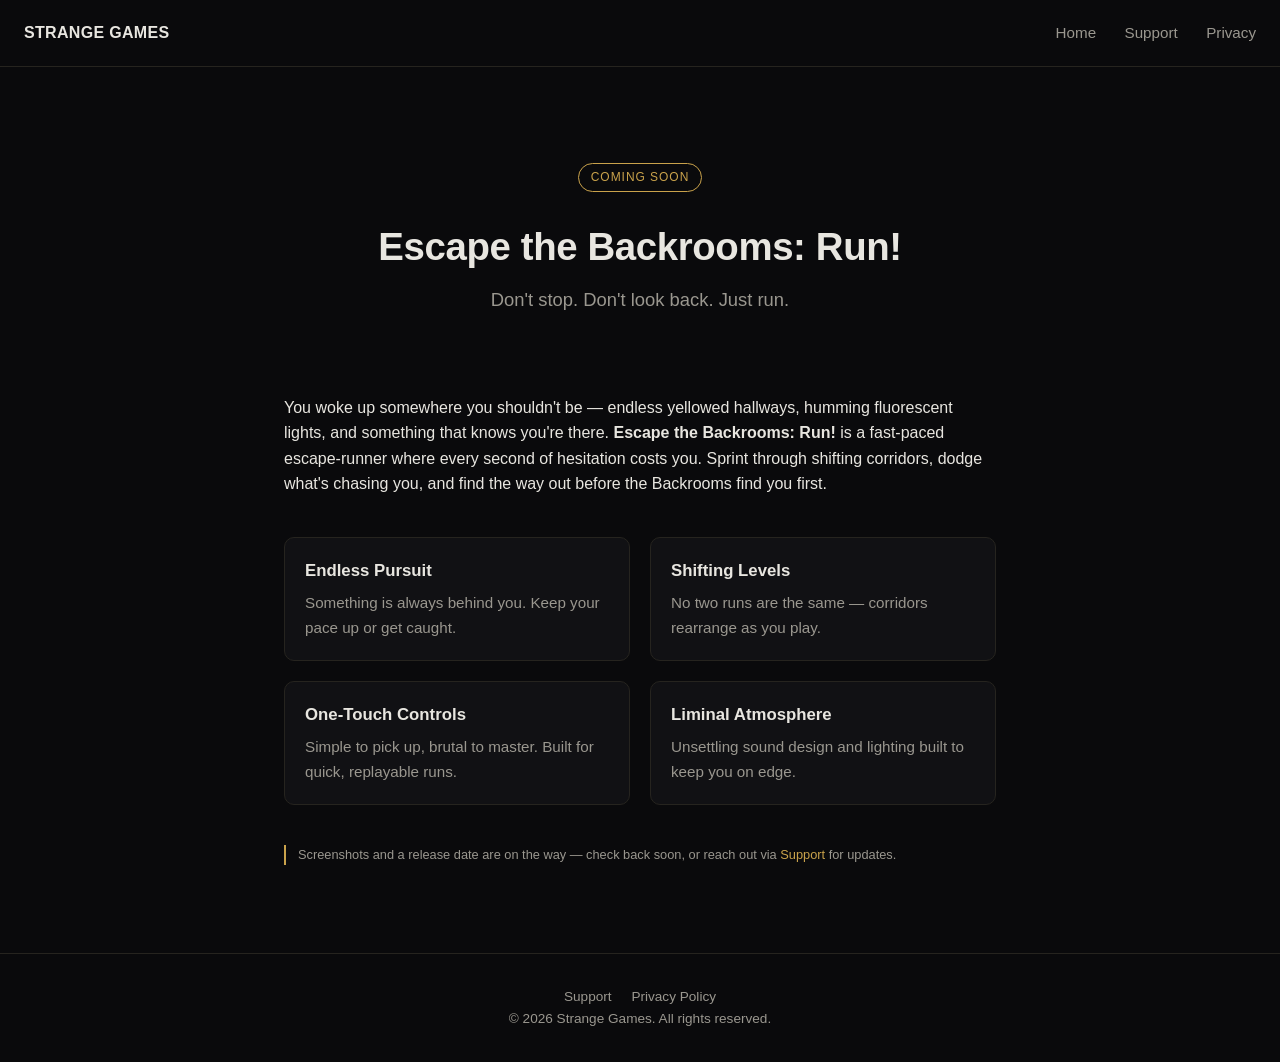
<file: index.html>
<!DOCTYPE html>
<html lang="en">
<head>
  <meta charset="UTF-8">
  <meta name="viewport" content="width=device-width, initial-scale=1.0">
  <title>Escape the Backrooms: Run! — Strange Games</title>
  <meta name="description" content="Escape the Backrooms: Run! — a fast, tense escape-runner from Strange Games. Keep moving, or get lost forever.">
  <link rel="stylesheet" href="style.css">
</head>
<body>
  <header>
    <div class="brand">STRANGE GAMES</div>
    <nav>
      <a href="index.html">Home</a>
      <a href="support.html">Support</a>
      <a href="privacy.html">Privacy</a>
    </nav>
  </header>

  <main>
    <div class="hero">
      <div class="badge">Coming Soon</div>
      <h1>Escape the Backrooms: Run!</h1>
      <p class="tagline">Don't stop. Don't look back. Just run.</p>
    </div>

    <p>
      You woke up somewhere you shouldn't be — endless yellowed hallways, humming
      fluorescent lights, and something that knows you're there. <strong>Escape the
      Backrooms: Run!</strong> is a fast-paced escape-runner where every second of
      hesitation costs you. Sprint through shifting corridors, dodge what's chasing
      you, and find the way out before the Backrooms find you first.
    </p>

    <div class="features">
      <div class="feature">
        <h3>Endless Pursuit</h3>
        <p>Something is always behind you. Keep your pace up or get caught.</p>
      </div>
      <div class="feature">
        <h3>Shifting Levels</h3>
        <p>No two runs are the same — corridors rearrange as you play.</p>
      </div>
      <div class="feature">
        <h3>One-Touch Controls</h3>
        <p>Simple to pick up, brutal to master. Built for quick, replayable runs.</p>
      </div>
      <div class="feature">
        <h3>Liminal Atmosphere</h3>
        <p>Unsettling sound design and lighting built to keep you on edge.</p>
      </div>
    </div>

    <p class="note">
      Screenshots and a release date are on the way — check back soon, or reach out via
      <a href="support.html">Support</a> for updates.
    </p>
  </main>

  <footer>
    <div>
      <a href="support.html">Support</a>
      <a href="privacy.html">Privacy Policy</a>
    </div>
    <div>&copy; 2026 Strange Games. All rights reserved.</div>
  </footer>
</body>
</html>
</file>
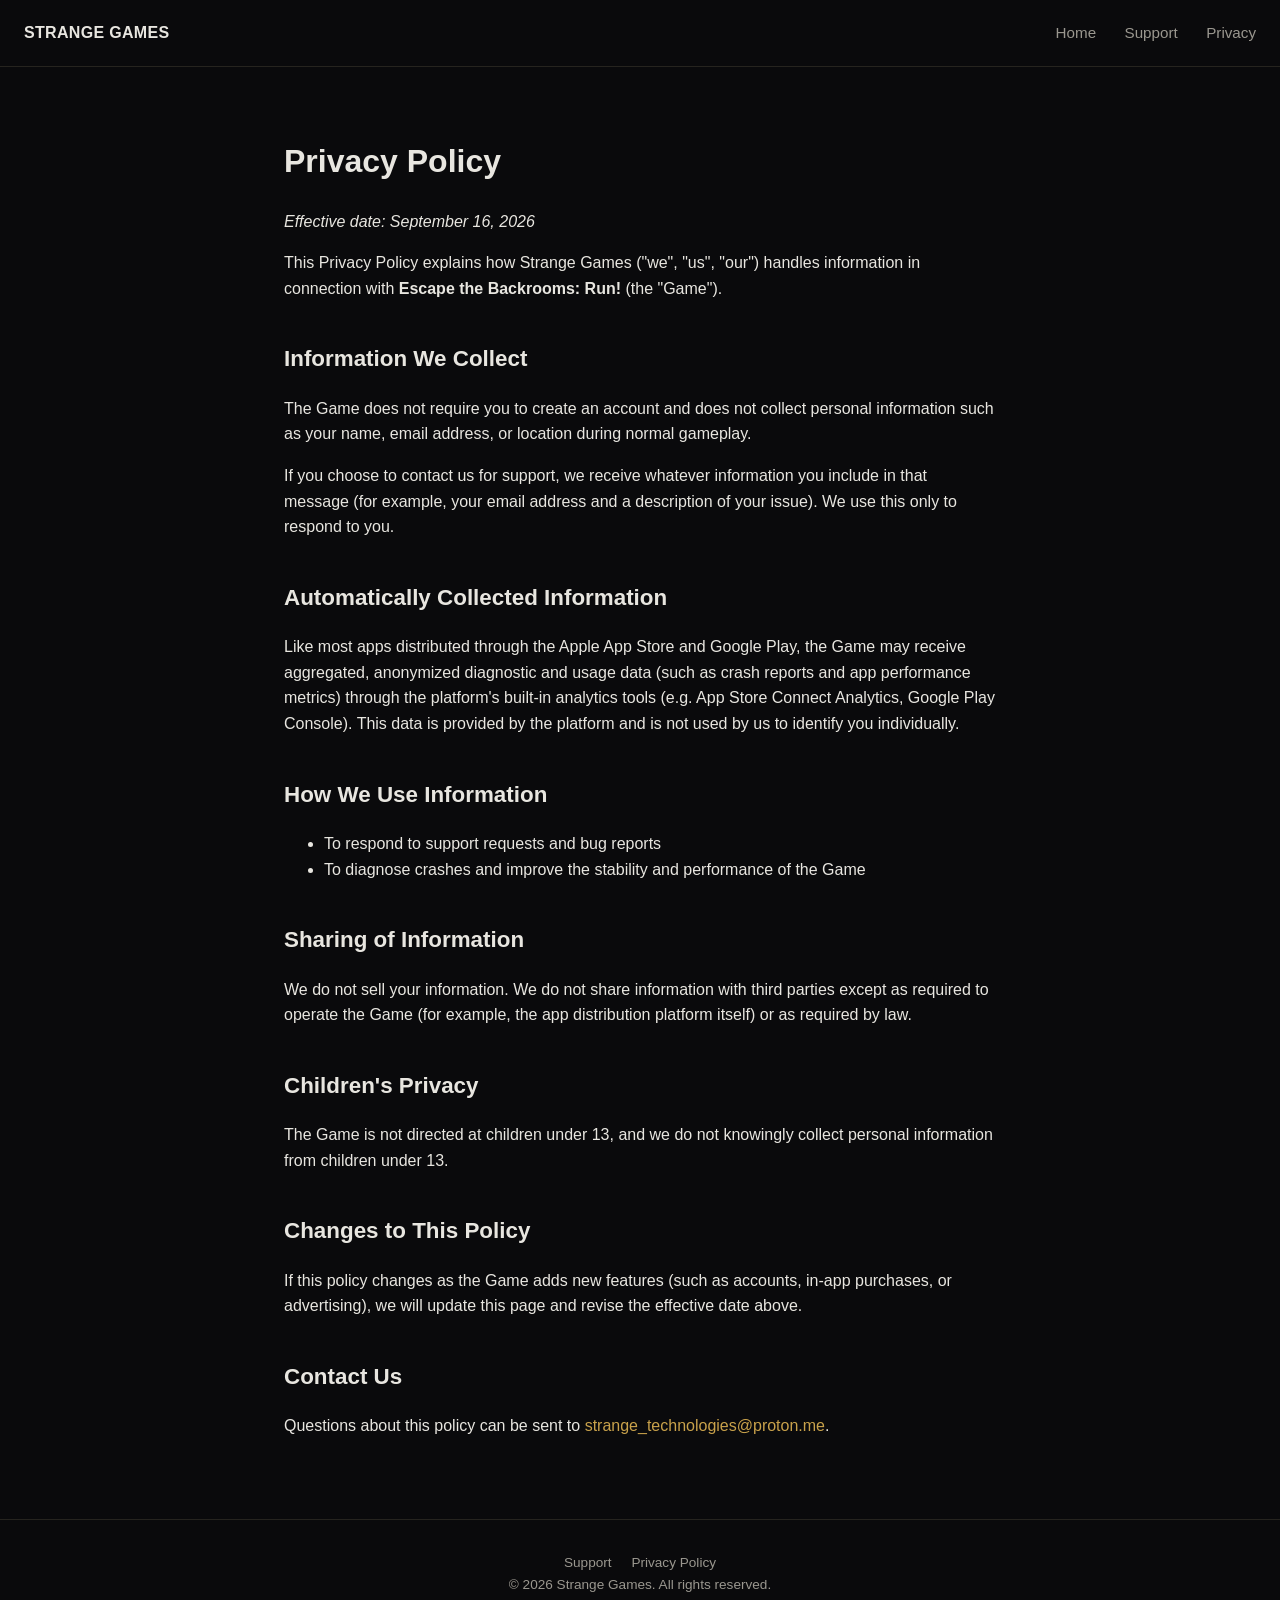
<file: privacy.html>
<!DOCTYPE html>
<html lang="en">
<head>
  <meta charset="UTF-8">
  <meta name="viewport" content="width=device-width, initial-scale=1.0">
  <title>Privacy Policy — Escape the Backrooms: Run! — Strange Games</title>
  <link rel="stylesheet" href="style.css">
</head>
<body>
  <header>
    <div class="brand">STRANGE GAMES</div>
    <nav>
      <a href="index.html">Home</a>
      <a href="support.html">Support</a>
      <a href="privacy.html">Privacy</a>
    </nav>
  </header>

  <main>
    <h1>Privacy Policy</h1>
    <p><em>Effective date: September 16, 2026</em></p>

    <p>This Privacy Policy explains how Strange Games ("we", "us", "our") handles
      information in connection with <strong>Escape the Backrooms: Run!</strong>
      (the "Game").</p>

    <h2>Information We Collect</h2>
    <p>The Game does not require you to create an account and does not collect
      personal information such as your name, email address, or location during
      normal gameplay.</p>
    <p>If you choose to contact us for support, we receive whatever information you
      include in that message (for example, your email address and a description of
      your issue). We use this only to respond to you.</p>

    <h2>Automatically Collected Information</h2>
    <p>Like most apps distributed through the Apple App Store and Google Play, the
      Game may receive aggregated, anonymized diagnostic and usage data (such as
      crash reports and app performance metrics) through the platform's built-in
      analytics tools (e.g. App Store Connect Analytics, Google Play Console). This
      data is provided by the platform and is not used by us to identify you
      individually.</p>

    <h2>How We Use Information</h2>
    <ul>
      <li>To respond to support requests and bug reports</li>
      <li>To diagnose crashes and improve the stability and performance of the Game</li>
    </ul>

    <h2>Sharing of Information</h2>
    <p>We do not sell your information. We do not share information with third
      parties except as required to operate the Game (for example, the app
      distribution platform itself) or as required by law.</p>

    <h2>Children's Privacy</h2>
    <p>The Game is not directed at children under 13, and we do not knowingly
      collect personal information from children under 13.</p>

    <h2>Changes to This Policy</h2>
    <p>If this policy changes as the Game adds new features (such as accounts,
      in-app purchases, or advertising), we will update this page and revise the
      effective date above.</p>

    <h2>Contact Us</h2>
    <p>Questions about this policy can be sent to
      <a href="mailto:strange_technologies@proton.me">strange_technologies@proton.me</a>.</p>
  </main>

  <footer>
    <div>
      <a href="support.html">Support</a>
      <a href="privacy.html">Privacy Policy</a>
    </div>
    <div>&copy; 2026 Strange Games. All rights reserved.</div>
  </footer>
</body>
</html>
</file>
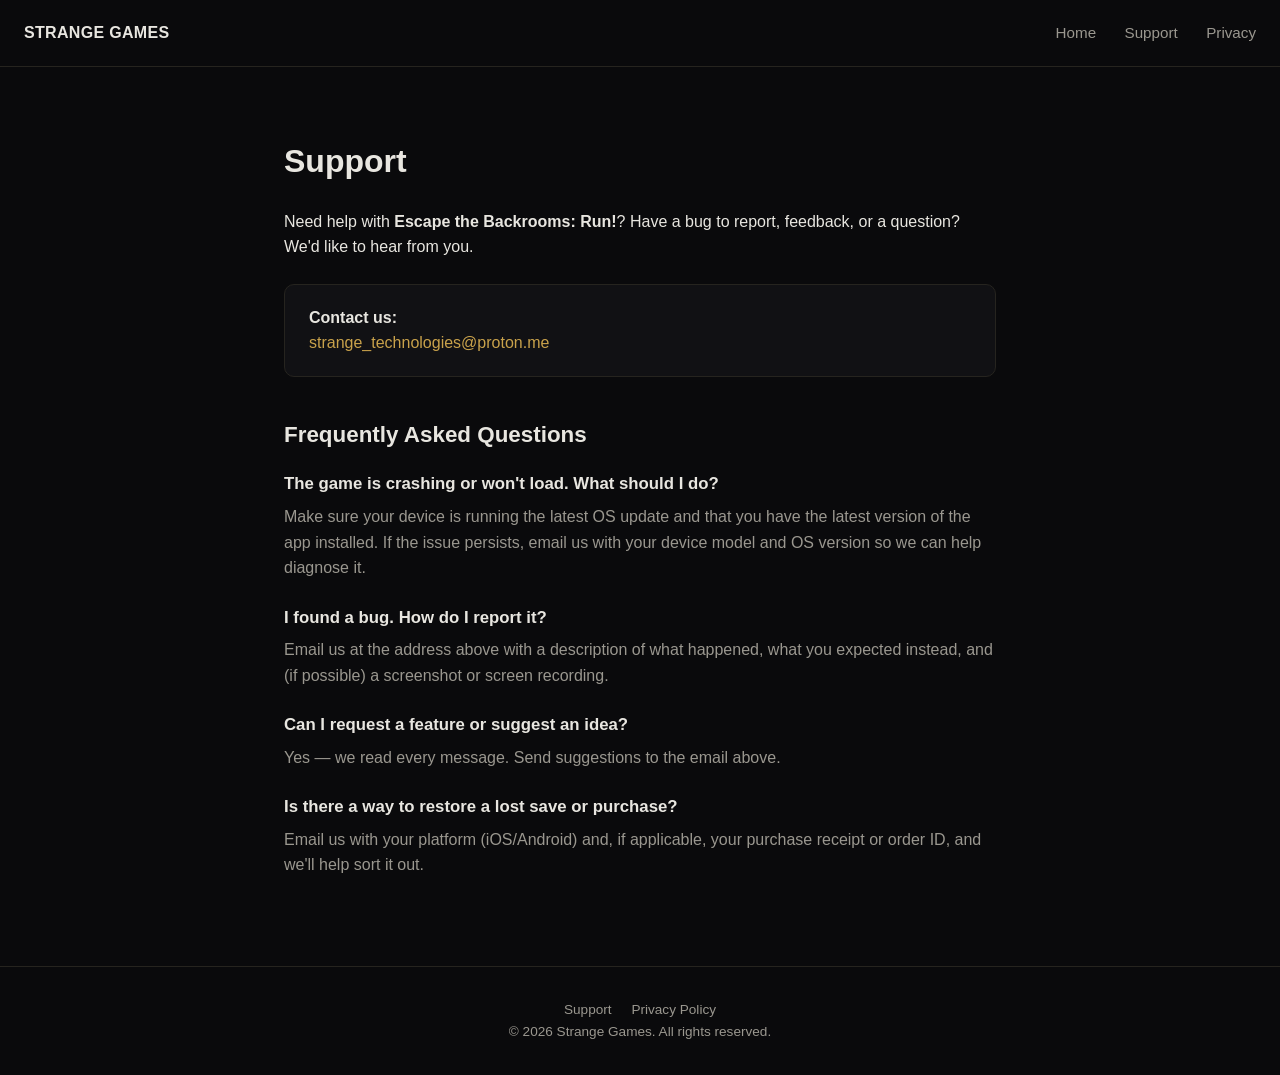
<file: support.html>
<!DOCTYPE html>
<html lang="en">
<head>
  <meta charset="UTF-8">
  <meta name="viewport" content="width=device-width, initial-scale=1.0">
  <title>Support — Escape the Backrooms: Run! — Strange Games</title>
  <link rel="stylesheet" href="style.css">
</head>
<body>
  <header>
    <div class="brand">STRANGE GAMES</div>
    <nav>
      <a href="index.html">Home</a>
      <a href="support.html">Support</a>
      <a href="privacy.html">Privacy</a>
    </nav>
  </header>

  <main>
    <h1>Support</h1>
    <p>Need help with <strong>Escape the Backrooms: Run!</strong>? Have a bug to report,
      feedback, or a question? We'd like to hear from you.</p>

    <div class="contact-box">
      <strong>Contact us:</strong><br>
      <a href="mailto:strange_technologies@proton.me">strange_technologies@proton.me</a>
    </div>

    <h2>Frequently Asked Questions</h2>

    <div class="faq-item">
      <h3>The game is crashing or won't load. What should I do?</h3>
      <p>Make sure your device is running the latest OS update and that you have the
        latest version of the app installed. If the issue persists, email us with your
        device model and OS version so we can help diagnose it.</p>
    </div>

    <div class="faq-item">
      <h3>I found a bug. How do I report it?</h3>
      <p>Email us at the address above with a description of what happened, what you
        expected instead, and (if possible) a screenshot or screen recording.</p>
    </div>

    <div class="faq-item">
      <h3>Can I request a feature or suggest an idea?</h3>
      <p>Yes — we read every message. Send suggestions to the email above.</p>
    </div>

    <div class="faq-item">
      <h3>Is there a way to restore a lost save or purchase?</h3>
      <p>Email us with your platform (iOS/Android) and, if applicable, your purchase
        receipt or order ID, and we'll help sort it out.</p>
    </div>
  </main>

  <footer>
    <div>
      <a href="support.html">Support</a>
      <a href="privacy.html">Privacy Policy</a>
    </div>
    <div>&copy; 2026 Strange Games. All rights reserved.</div>
  </footer>
</body>
</html>
</file>
<file: style.css>
:root {
  --bg: #0a0a0c;
  --bg-alt: #111114;
  --fg: #e8e6e0;
  --fg-dim: #9a978f;
  --accent: #c9a24b;
  --border: #26241f;
  --max-w: 760px;
}

* { box-sizing: border-box; }

html, body {
  margin: 0;
  padding: 0;
  background: var(--bg);
  color: var(--fg);
  font-family: -apple-system, BlinkMacSystemFont, "Segoe UI", Roboto, Helvetica, Arial, sans-serif;
  line-height: 1.6;
}

a { color: var(--accent); text-decoration: none; }
a:hover { text-decoration: underline; }

header {
  border-bottom: 1px solid var(--border);
  padding: 1.25rem 1.5rem;
  display: flex;
  align-items: center;
  justify-content: space-between;
}

header .brand {
  font-weight: 700;
  letter-spacing: 0.02em;
  color: var(--fg);
}

header nav a {
  margin-left: 1.5rem;
  color: var(--fg-dim);
  font-size: 0.95rem;
}

main {
  max-width: var(--max-w);
  margin: 0 auto;
  padding: 3rem 1.5rem 4rem;
}

.hero {
  text-align: center;
  padding: 3rem 0 2rem;
}

.hero h1 {
  font-size: 2.4rem;
  margin: 0 0 0.5rem;
  letter-spacing: -0.01em;
}

.hero .tagline {
  color: var(--fg-dim);
  font-size: 1.15rem;
  margin: 0 0 2rem;
}

.badge {
  display: inline-block;
  border: 1px solid var(--accent);
  color: var(--accent);
  padding: 0.25rem 0.75rem;
  border-radius: 999px;
  font-size: 0.75rem;
  letter-spacing: 0.08em;
  text-transform: uppercase;
  margin-bottom: 1.5rem;
}

.features {
  display: grid;
  grid-template-columns: 1fr;
  gap: 1.25rem;
  margin: 2.5rem 0;
}

@media (min-width: 560px) {
  .features { grid-template-columns: 1fr 1fr; }
}

.feature {
  background: var(--bg-alt);
  border: 1px solid var(--border);
  border-radius: 10px;
  padding: 1.25rem;
}

.feature h3 {
  margin: 0 0 0.4rem;
  font-size: 1.05rem;
}

.feature p {
  margin: 0;
  color: var(--fg-dim);
  font-size: 0.95rem;
}

h1, h2 { color: var(--fg); }
h2 { font-size: 1.4rem; margin-top: 2.5rem; }

.faq-item { margin-bottom: 1.5rem; }
.faq-item h3 { margin: 0 0 0.35rem; font-size: 1.05rem; }
.faq-item p { margin: 0; color: var(--fg-dim); }

.contact-box {
  background: var(--bg-alt);
  border: 1px solid var(--border);
  border-radius: 10px;
  padding: 1.25rem 1.5rem;
  margin: 1.5rem 0 2.5rem;
}

footer {
  border-top: 1px solid var(--border);
  padding: 2rem 1.5rem;
  text-align: center;
  color: var(--fg-dim);
  font-size: 0.85rem;
}

footer a { color: var(--fg-dim); margin: 0 0.5rem; }

.note {
  font-size: 0.8rem;
  color: var(--fg-dim);
  border-left: 2px solid var(--accent);
  padding-left: 0.75rem;
  margin: 1.5rem 0;
}
</file>
